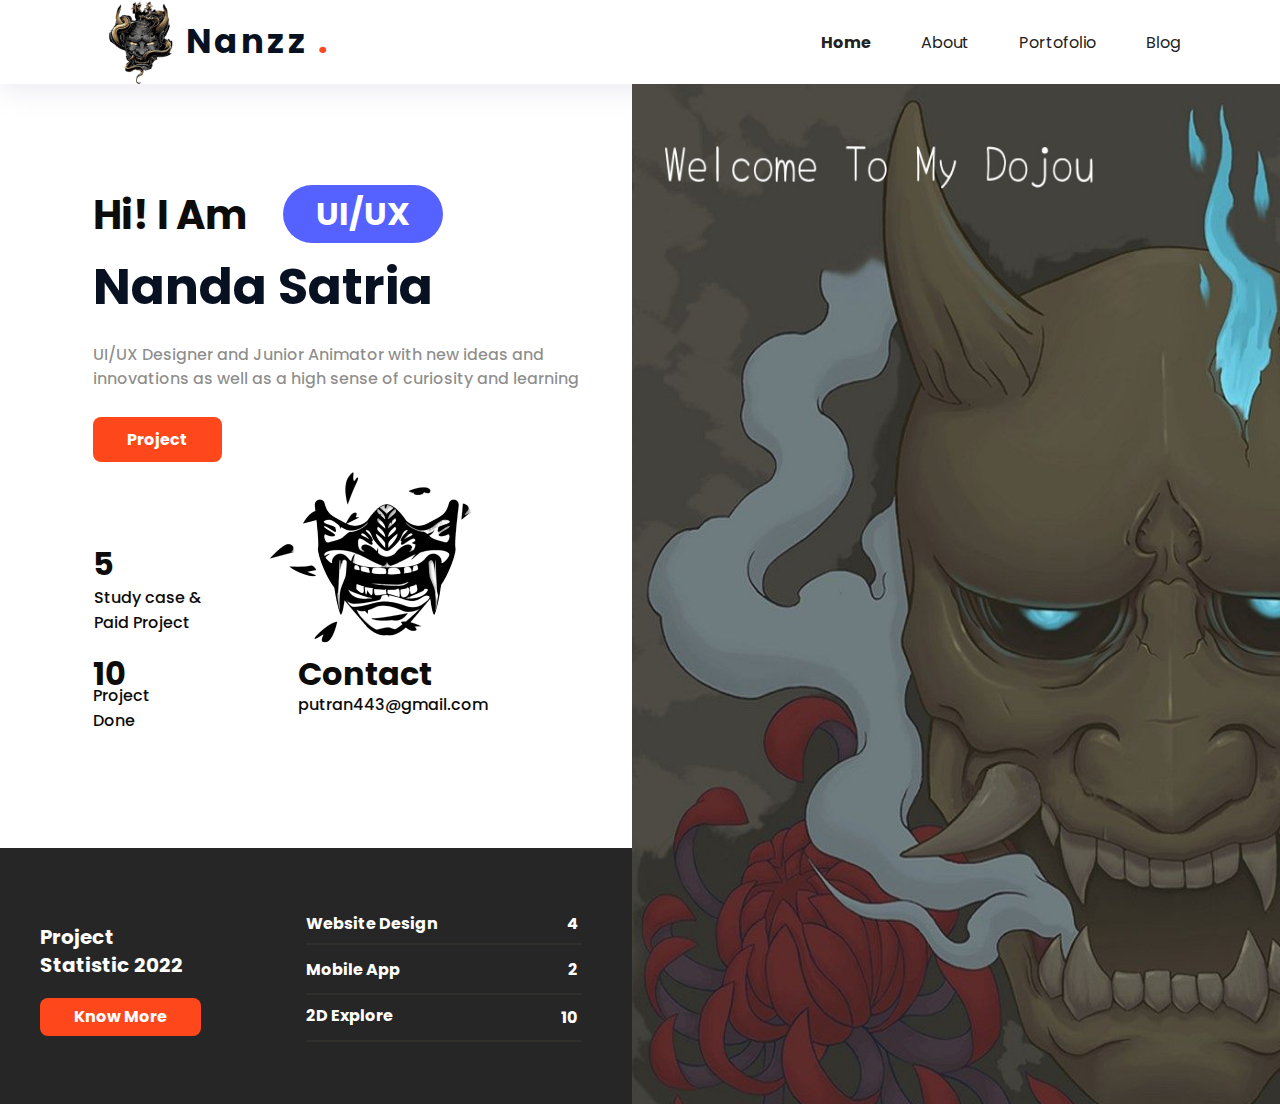
<file: index.html>
<!DOCTYPE html>
<html lang="en">
  <head>
    <meta charset="UTF-8" />
    <meta http-equiv="X-UA-Compatible" content="IE=edge" />
    <meta name="viewport" content="width=device-width, initial-scale=1.0" />
    <title>Home page</title>
    <link rel="icon" type="image/png" href="image/icon 64x64.png" />
    <link rel="stylesheet" href="homepage.css" />
    <link rel="stylesheet" href="navbar.css" />
  </head>
  <body>
    <header class="navbar screen">
      <div class="logo">
        <img src="image/image logo.jpg" />
        <div class="nanzz">
          <span
            ><span class="span0">Nanzz</span>
            <span class="span1">.</span>
          </span>
        </div>
      </div>
      <nav>
        <ul>
          <li>
            <a href="index.html"><b>Home</b></a>
          </li>
          <li><a href="about.html">About</a></li>
          <li><a href="portofolio.html">Portofolio</a></li>
          <li><a href="blog.html">Blog</a></li>
        </ul>
      </nav>
    </header>
    <main class="home-page screen">
      <div class="titile-h1">
        <div class="flex-row">
          <div class="hi-iam text-position poppins-bold-cod-gray-40px">
            Hi! I Am
          </div>
          <div class="kolom-uiux">
            <div class="text-uiux text-position">UI/UX</div>
          </div>
        </div>
        <h1 class="name-title text-position poppins-bold-cod-gray-74px">
          Nanda Satria
        </h1>
        <p class="devinisi text-position">
          UI/UX Designer and Junior Animator with new ideas and innovations as
          well as a high sense of curiosity and learning
        </p>
        <button class="project-btton button-them">Project</button>
      </div>
      <div class="title-2">
        <div class="overlap-group">
          <div class="number text-position poppins-bold-cod-gray-32px">5</div>
          <div class="title-study text-position poppins-bold-cod-gray-16px">
            Study case &amp;<br />
            Paid Project
          </div>
        </div>
        <div class="flex-row-1">
          <div class="overlap-group1">
            <div class="number text-position poppins-bold-cod-gray-32px">
              10
            </div>
            <div class="title-project text-position poppins-bold-cod-gray-16px">
              Project Done
            </div>
          </div>
          <div class="flex-col-1">
            <div class="contact text-position poppins-bold-cod-gray-32px">
              Contact
            </div>
            <div class="mail text-position poppins-bold-cod-gray-16px">
              putran443@gmail.com
            </div>
          </div>
        </div>
      </div>
        <div class="kolom-statistic">
            <div
              class="judul-statistic text-position poppins-bold-cod-gray-20px"
            >
              Project
            </div>
            <div
              class="judul-statistic2 text-position poppins-bold-cod-gray-20px"
            >
              Statistic 2022
            </div>
            <button class="button-them2">Know More</button>
            <div class="website poppins-bold-white-16px">Website Design</div>
            <div class="website-data poppins-bold-white-16px">4</div>
            <img class="line1" src="image/Line 1.jpg" />
            <div class="mobile-app poppins-bold-white-16px">Mobile App</div>
            <div class="mobile-app-data poppins-bold-white-16px">2</div>
            <img class="line2" src="image/Line 1.jpg" />
            <div class="explore-2d poppins-bold-white-16px">2D Explore</div>
            <div class="explore-2d-data poppins-bold-white-16px">10</div>
            <img class="line3" src="image/Line 1.jpg" />
          </div>
        </div>
      </div>
    </main>
    <img id="oni-stemp" src="image/Oni stemple.jpg" />
    <img id="image-dojou" src="image/dojou.jpg" />
  </body>
</html>
</file>
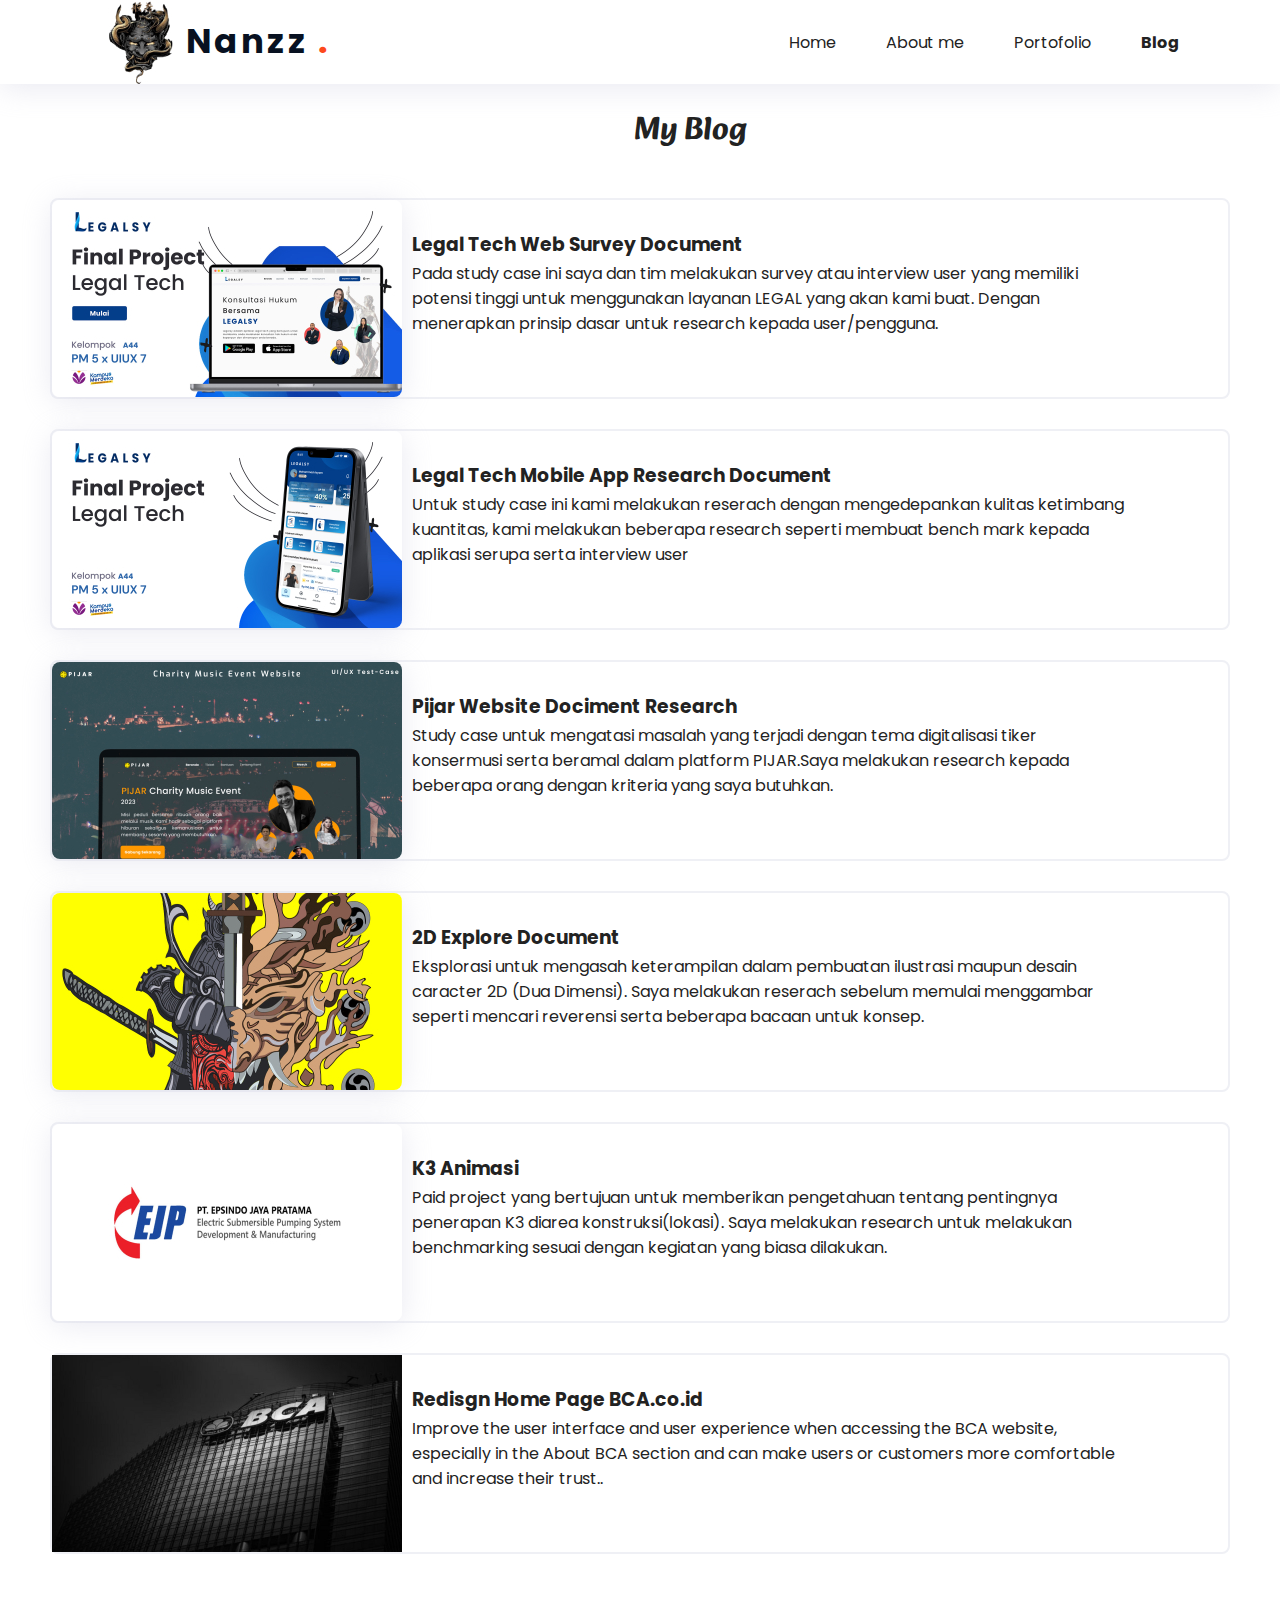
<file: blog.html>
<!DOCTYPE html>
<html lang="en">
  <head>
    <meta charset="UTF-8" />
    <meta http-equiv="X-UA-Compatible" content="IE=edge" />
    <meta name="viewport" content="width=device-width, initial-scale=1.0" />
    <title>My Blog</title>
    <link rel="icon" type="image/png" href="image/icon 64x64.png" />
    <link rel="stylesheet" href="blog.css" />
    <link rel="stylesheet" href="navbar.css" />
  </head>
  <body>
    <header class="navbar screen">
      <div class="logo">
        <img src="image/image logo.jpg" />
        <div class="nanzz">
          <span
            ><span class="span0">Nanzz</span>
            <span class="span1">.</span>
          </span>
        </div>
      </div>
      <nav>
        <ul>
          <li>
            <a href="index.html">Home</a>
          </li>
          <li><a href="about.html">About me</a></li>
          <li>
            <a href="porto.html">Portofolio</a>
          </li>
          <li>
            <a href="blog.html"><b>Blog</b></a>
          </li>
        </ul>
      </nav>
    </header>
    <section class="my-blog">
      <h2 class="hero-title">My Blog</h2>
      <div class="card">
        <div class="item">
          <img
            class="image-project"
            src="image/project 1.jpg"
            alt="Project 1"
          />
          <h3 class="title-project1">Legal Tech Web Survey Document</h3>
          <p class="title-project1">
            Pada study case ini saya dan tim melakukan survey atau interview
            user yang memiliki potensi tinggi untuk menggunakan layanan LEGAL
            yang akan kami buat. Dengan menerapkan prinsip dasar untuk research
            kepada user/pengguna.
          </p>
        </div>
        <div class="item">
          <img
            class="image-project"
            src="image/project 2.jpg"
            alt="Project 2"
          />
          <h3 class="title-project1">
            Legal Tech Mobile App Research Document
          </h3>
          <p class="title-project1">
            Untuk study case ini kami melakukan reserach dengan mengedepankan
            kulitas ketimbang kuantitas, kami melakukan beberapa research
            seperti membuat bench mark kepada aplikasi serupa serta interview
            user
          </p>
        </div>
        <div class="item">
          <img
            class="image-project"
            src="image/project 3.jpg"
            alt="Project 3"
          />
          <h3 class="title-project1">Pijar Website Dociment Research</h3>
          <p class="title-project1">
            Study case untuk mengatasi masalah yang terjadi dengan tema
            digitalisasi tiker konsermusi serta beramal dalam platform
            PIJAR.Saya melakukan research kepada beberapa orang dengan kriteria
            yang saya butuhkan.
          </p>
        </div>
        <div class="item">
          <img
            class="image-project"
            src="image/project 4.jpg"
            alt="Project 4"
          />
          <h3 class="title-project1">2D Explore Document</h3>
          <p class="title-project1">
            Eksplorasi untuk mengasah keterampilan dalam pembuatan ilustrasi
            maupun desain caracter 2D (Dua Dimensi). Saya melakukan reserach
            sebelum memulai menggambar seperti mencari reverensi serta beberapa
            bacaan untuk konsep.
          </p>
        </div>
        <div class="item">
          <img
            class="image-project"
            src="image/project 5.jpg"
            alt="Project 5"
          />
          <h3 class="title-project1">K3 Animasi</h3>
          <p class="title-project1">
            Paid project yang bertujuan untuk memberikan pengetahuan tentang
            pentingnya penerapan K3 diarea konstruksi(lokasi). Saya melakukan
            research untuk melakukan benchmarking sesuai dengan kegiatan yang
            biasa dilakukan.
          </p>
        </div>
        <div class="item">
          <img
            class="title-project1"
            src="image/project 6.jpg"
            alt="Project 6"
          />
          <h3 class="title-project1">Redisgn Home Page BCA.co.id</h3>
          <p class="title-project1">
            Improve the user interface and user experience when accessing the
            BCA website, especially in the About BCA section and can make users
            or customers more comfortable and increase their trust..
          </p>
        </div>
      </div>
    </section>
  </body>
</html>
</file>
<file: homepage.css>
@import url("https://fonts.googleeapis.com/css?familiy=Poppins:700,600");
.home-page {
  align-items: flex-start;
  background-color: white;
  display: flex;
  gap: 125px;
  height: 918px;
  margin-left: 93px;
  margin-top: 100px;
  min-height: 364px;
  width: 1024px;
}

.title-h1 {
  align-items: flex-start;
  display: flex;
  flex-direction: column;
  margin-left: 93px;
  margin-top: 142px;
  min-height: 364px;
  width: 502px;
}

#image-dojou {
  position: absolute;
  width: 660px;
  height: 1020px;
  left: 632px;
  top: 84px;
}

.project-btton {
  padding: 8px 2rem;
  border-radius: 8px;
  border-color: transparent;
  transition: all 0.2s ease-in-out;
}

.project-btton:hover {
  background-color: #cd1700;
  box-shadow: 0px 8px 20px whitesmoke;
}

.button-them {
  position: relative;
  padding: 8px 2rem;
  background-color: #fe481c;
  color: white;
  font-family: "Poppins", sans-serif;
  font-size: 16px;
  font-weight: 700;
  background-image: none;
}

.button-them2:hover {
  background-color: #cd1700;
  box-shadow: 0px 10px 20px rgba(0, 0, 0, 0.2);
}

.text-position {
  display: flex;
  flex-direction: column;
  justify-content: center;
}

.name-title {
  height: 60px;
  letter-spacing: 0;
  line-height: normal;
  margin-top: 10px;
  width: 340px;
}

.devinisi {
  color: #0e0c0b78;
  font-family: "Poppins", sans-serif;
  font-size: 16px;
  font-weight: 500;
  height: 100px;
  letter-spacing: 2.4;
  line-height: 24px;
  margin-top: 0px;
  width: 500px;
}

.flex-row {
  align-items: center;
  display: flex;
  gap: 30px;
  margin-top: -1px;
  min-width: 340px;
}

.hi-iam {
  height: 64px;
  letter-spacing: 0;
  line-height: normal;
  width: 160px;
}

.kolom-uiux {
  align-items: center;
  background-color: #5562ff;
  border-radius: 30px;
  display: flex;
  height: 60;
  margin-bottom: 2px;
  min-width: 158;
  padding: 5px 33px;
}

.text-uiux {
  color: white;
  font-family: "Poppins", sans-serif;
  font-size: 32px;
  font-weight: 700;
  height: 48px;
  letter-spacing: 0;
  line-height: normal;
}

.poppins-bold-cod-gray-40px {
  color: rgba(14, 12, 11, 1);
  font-family: "Poppins", sans-serif;
  font-size: 40px;
  font-weight: 700;
  font-style: normal;
}

.poppins-bold-cod-gray-74px {
  color: #081121;
  font-family: "Poppins", sans-serif;
  font-size: 50px;
  font-weight: 700;
  font-style: normal;
}

.poppins-bold-cod-gray-32px {
  color: rgba(14, 12, 11, 1);
  font-family: "Poppins", sans-serif;
  font-size: 32px;
  font-weight: 700;
  font-style: normal;
}

.poppins-bold-cod-gray-16px {
  color: rgba(14, 12, 11, 1);
  font-family: "Poppins", sans-serif;
  font-size: 16px;
  font-weight: 500;
  font-style: normal;
}

.poppins-bold-cod-gray-20px {
  color: rgba(14, 12, 11, 1);
  font-family: "Poppins", sans-serif;
  font-size: 20px;
  font-weight: 700;
  font-style: normal;
}

.poppins-bold-white-16px {
  color: white;
  font-family: "Poppins", sans-serif;
  font-size: 16px;
  font-weight: 700;
  font-style: normal;
}

.title-2 {
  align-items: flex-start;
  align-self: center;
  position: absolute;
  display: flex;
  flex-direction: column;
  gap: 16px;
  margin-right: 77px;
  margin-top: 61px;
  min-height: 180px;
  width: 394px;
  top: 480px;
}

.overlap-group {
  height: 94px;
  margin-top: -1px;
  position: relative;
  width: 110px;
}

.number {
  height: 48px;
  left: 0;
  letter-spacing: 0;
  line-height: normal;
  position: absolute;
  top: 0;
}

.title-study {
  height: 48px;
  left: 1px;
  letter-spacing: 0;
  line-height: normal;
  position: absolute;
  top: 46px;
}

.flex-row-1 {
  align-items: center;
  display: flex;
  gap: 103px;
  min-width: 394px;
}

.flex-col-1 {
  align-items: flex-start;
  display: flex;
  flex-direction: column;
  margin-top: 2px;
  min-height: 60px;
  width: 0;
}

.mail {
  height: 24px;
  letter-spacing: 0;
  line-height: normal;
}

.contact {
  color: rgba(14, 12, 11, 1);
  font-size: 32px;
  font-weight: 700;
  height: 36px;
  letter-spacing: 0;
  line-height: normal;
}

.overlap-group1 {
  height: 70px;
  position: relative;
  width: 102px;
}

.title-project {
  height: 24px;
  left: 0;
  letter-spacing: 0;
  line-height: normal;
  position: absolute;
  top: 46px;
}

.kolom-statistic {
  align-items: center;
  position: absolute;
  background-color: #262626;
  display: flex;
  gap: 77px;
  height: 256px;
  justify-content: flex-end;
  margin-top: 58px;
  min-width: 595px;
  padding: 0 19px;
  left: 0px;
  top: 790px;
}

.button-them2 {
  position: absolute;
  padding: 8px 2rem;
  border-radius: 8px;
  border-color: transparent;
  background-color: #fe481c;
  color: white;
  font-family: "Poppins", sans-serif;
  font-style: normal;
  font-size: 16px;
  font-weight: 700;
  line-height: 18px;
  background-image: none;
  left: 40px;
  top: 150px;
}

.judul-statistic {
  position: absolute;
  color: white;
  left: 40px;
  top: 74px;
}

.judul-statistic2 {
  color: white;
  position: absolute;
  left: 40px;
  top: 102px;
}

.website {
  position: absolute;
  left: 306px;
  top: 63px;
}

.website-data {
  position: absolute;
  right: 55px;
  top: 63px;
}

.line1 {
  position: absolute;
  top: 95px;
  left: 306px;
}

.mobile-app {
  position: absolute;
  left: 306px;
  top: 109px;
}

.mobile-app-data {
  position: absolute;
  right: 55px;
  top: 109px;
}

.line2 {
  position: absolute;
  top: 145px;
  left: 306px;
}

.explore-2d {
  position: absolute;
  left: 306px;
  top: 155px;
}

.explore-2d-data {
  position: absolute;
  right: 55px;
  top: 157px;
}

.line3 {
  position: absolute;
  top: 192px;
  left: 306px;
}

#oni-stemp {
  position: absolute;
  left: 266px;
  top: 450px;
}
</file>
<file: navbar.css>
@import url("https://fonts.googleapis.com/css2?family=Poppins:ital,wght@0,100;0,200;0,300;0,400;0,500;0,600;0,700;0,800;0,900;1,100;1,200;1,300;1,400;1,500;1,600;1,700;1,800;1,900&display=swap");

.navbar {
  align-items: center;
  background-color: white;
  border: 200px none;
  display: flex;
  height: 84px;
  min-width: 500px;
  padding: 0 100px;
  box-shadow: 0px 4px 30px rgba(221, 221, 233, 0.65);
}

.hidden,
.hidden * {
  pointer-events: none;
  visibility: hidden;
}

* {
  margin: 0;
  padding: 0;
}

header {
  display: flex;
  justify-content: space-between;
  align-items: center;
}

.nanzz {
  color: transparent;
  font-family: "Poppins", sans-serif;
  font-size: 34px;
  font-weight: 700;
  height: 51px;
  letter-spacing: 3.4px;
  line-height: normal;
  margin-bottom: 2px;
  min-width: 132px;
}

.span0 {
  color: #081121;
}

.span1 {
  color: #fd491c;
}

nav ul {
  display: flex;
  justify-content: space-between;
  list-style: none;
  gap: 50px;
}

.title {
  align-self: flex-end;
  color: #222222;
  font-family: "Poppins", sans-serif;
  font-size: 34px;
  font-weight: 700;
  letter-spacing: 2.4px;
  line-height: normal;
  min-height: 36px;
  min-width: 125px;
  text-align: center;
}

nav ul li a {
  text-decoration: none;
  font-family: "Poppins", sans-serif;
  font-size: 16px;
  color: #222222;
}

.logo {
  align-items: center;
  display: flex;
  gap: 2px;
  height: 40px;
  margin-top: 0px;
  min-width: 16px;
  padding: 1px 0;
}

.padding-default {
  padding: 0 1rem;
}
</file>
<file: blog.css>
@import url("https://fonts.googleapis.com/css2?family=Poppins:ital,wght@0,100;0,200;0,300;0,400;0,500;0,600;0,700;0,800;0,900;1,100;1,200;1,300;1,400;1,500;1,600;1,700;1,800;1,900&display=swap");
@import url("https://fonts.googleapis.com/css2?family=Alkatra:wght@400;500;600;700&display=swap");
.my-blog {
  color: #222222;
  padding: 20px 50px;
  text-align: center;
  height: 1500px;
}

.hero-title {
  font-family: "Alkatra", cursive;
  margin-left: 100px;
  color: #222222;
}

.my-blog h2 {
  font-size: 2rem;
  margin-bottom: 40px;
}

.card {
  display: grid;
  grid-template-columns: repeat(1, 1fr);
  grid-gap: 30px;
  margin-top: 30px;
}

.item {
  background-color: white;
  border-radius: 8px;
  border: 2px solid rgb(239, 240, 245);
  padding: 0px;
  height: 197px;
  display: flex;
  text-align: justify;
  align-items: center;
  position: relative;
  transition: all 0.3s ease-in-out;
}

.image-project {
  box-shadow: 0px 4px 30px rgba(221, 221, 233, 0.65);
  border-radius: 8px;
}

.item:hover {
  transform: scale(1.02) translateZ(0px);
  box-shadow: 0px 0px 20px 0px rgba(0, 0, 0, 0.2);
}

.item img {
  margin-bottom: 0px;
}

.title-project1 {
  font-family: "Poppins", sans-serif;
}

h3 {
  position: absolute;
  display: flex;
  align-items: normal;
  left: 360px;
  top: 30px;
}

p {
  position: relative;
  text-align: start;
  margin-left: 10px;
  margin-top: 0px;
  margin-right: 100px;
}
</file>
